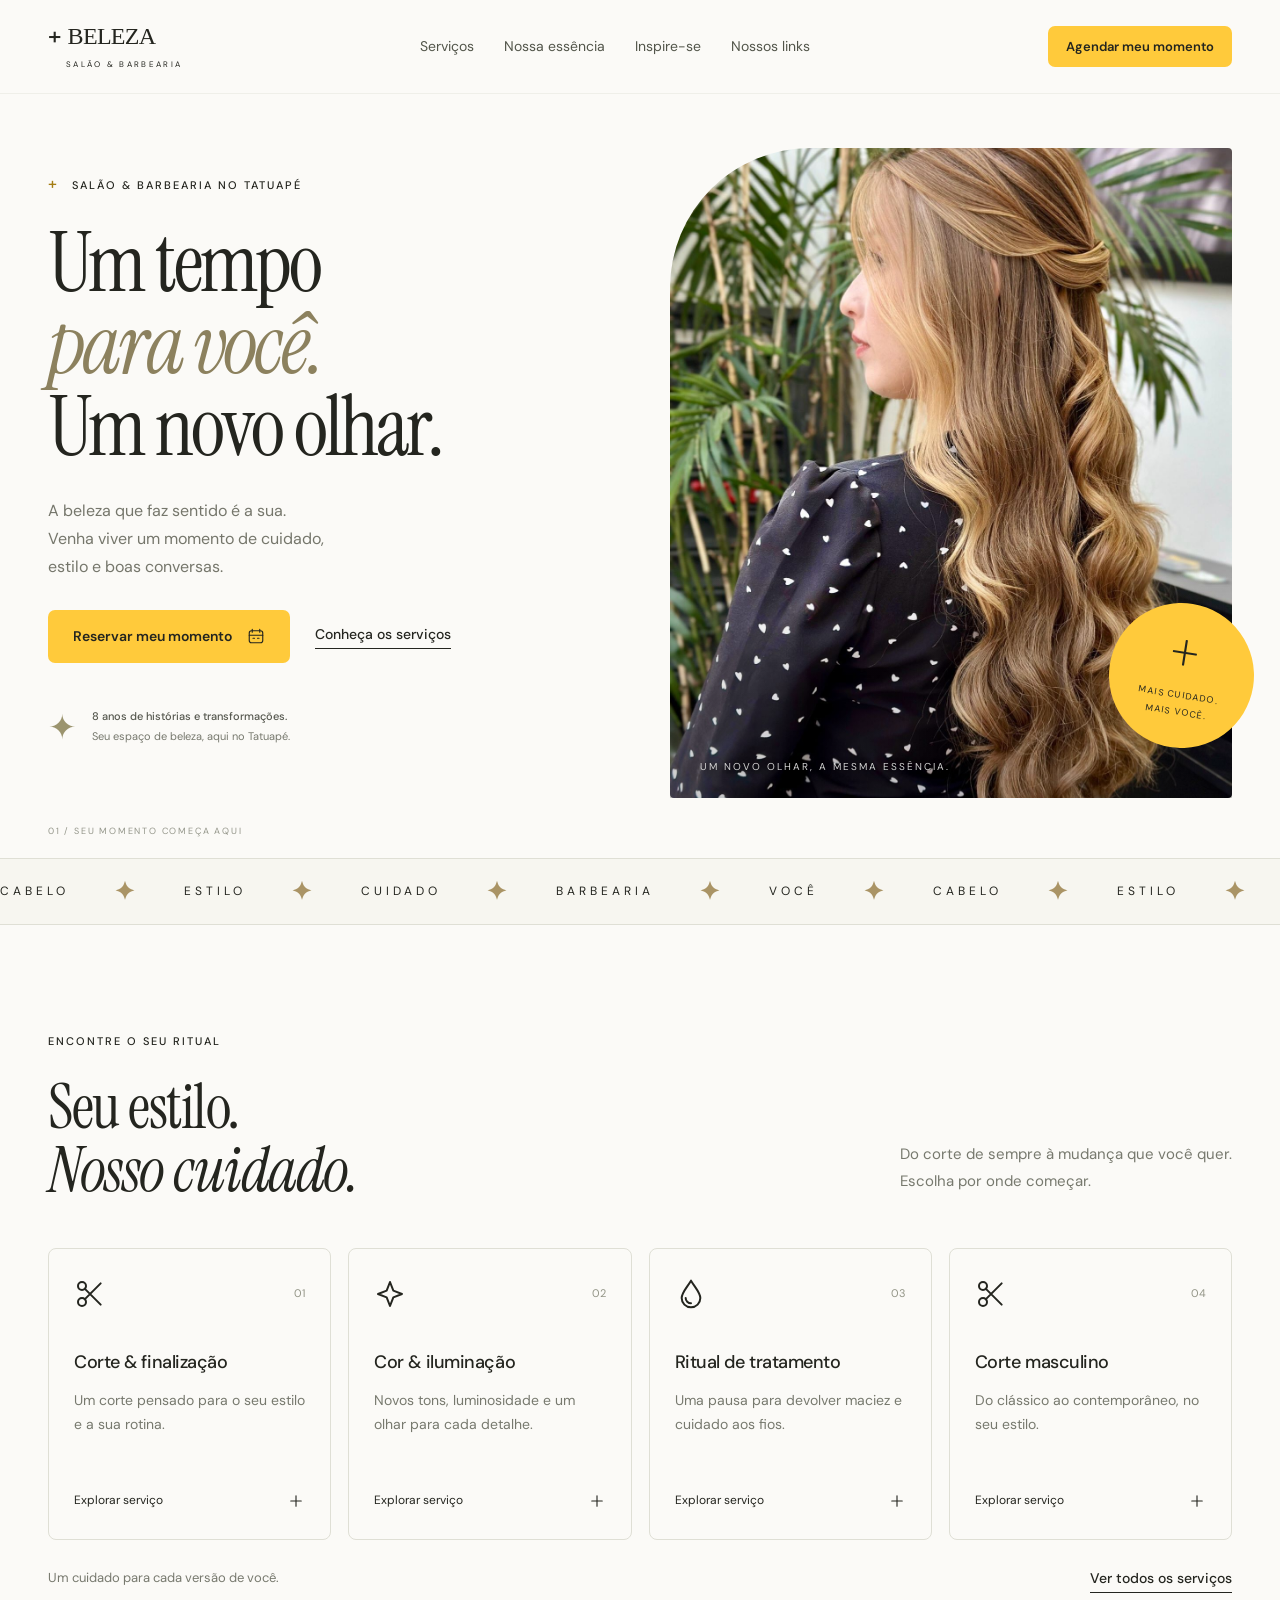
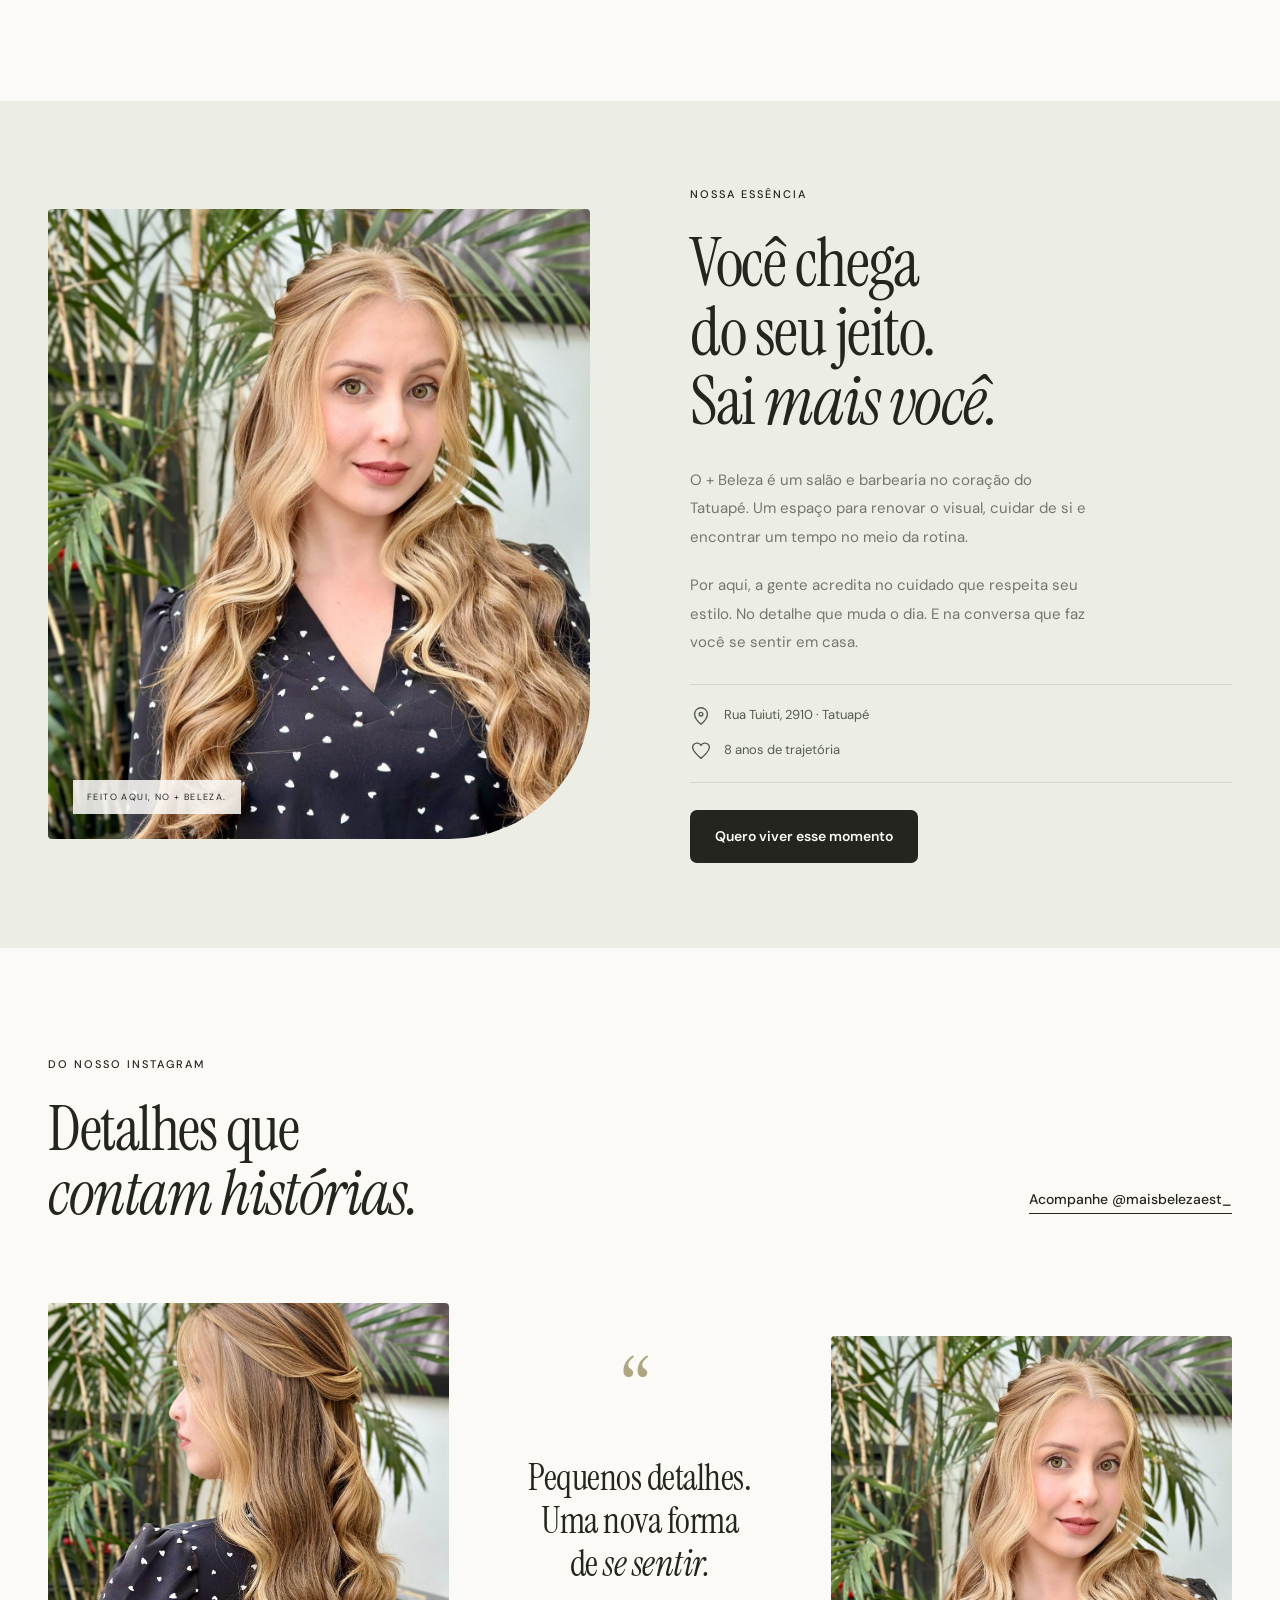
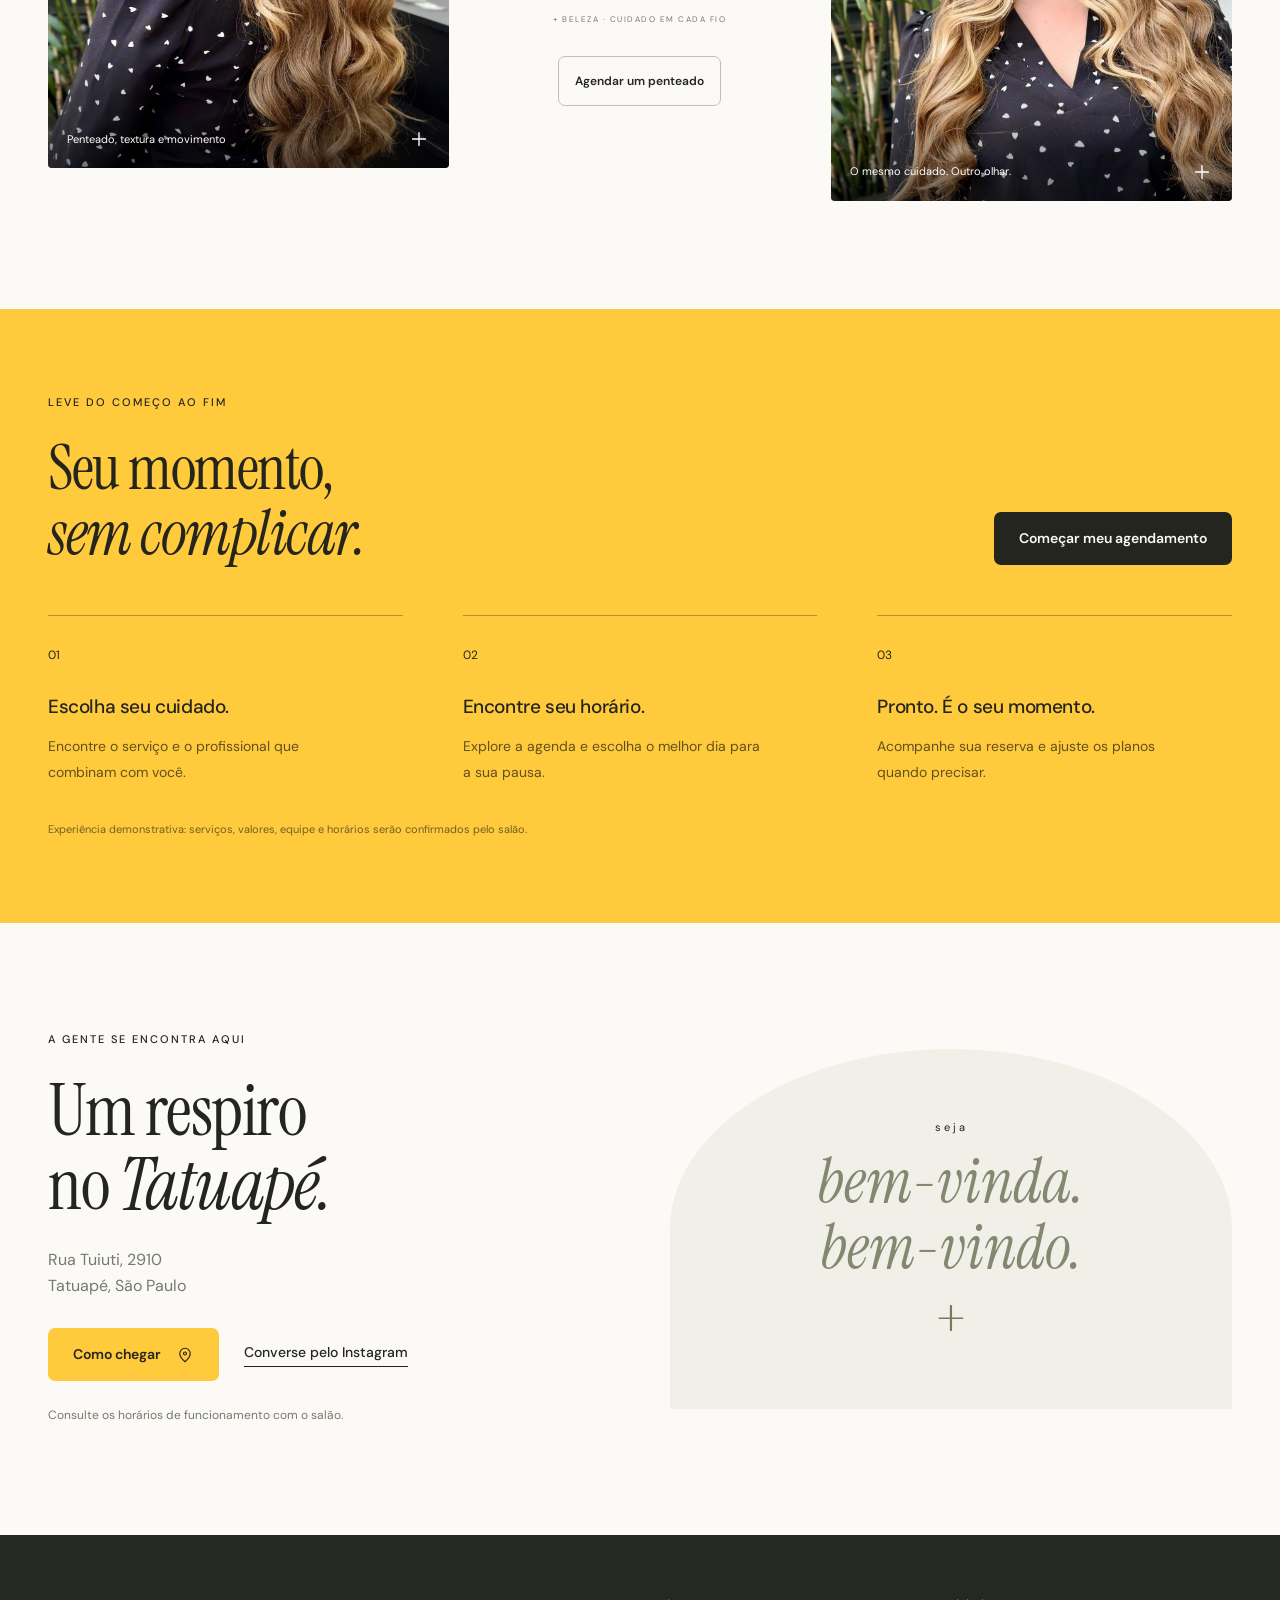
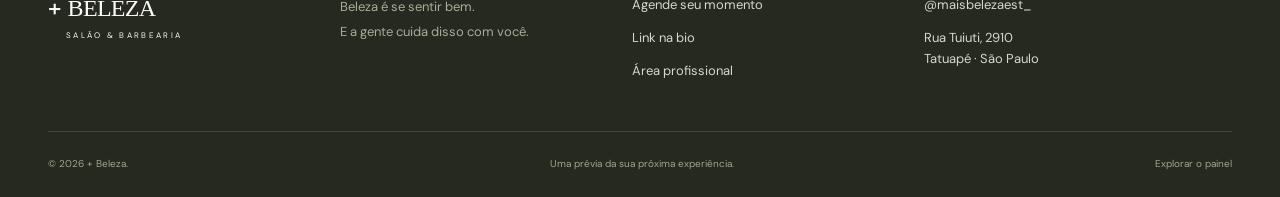
<file: index.html>
<!doctype html>
<html lang="pt-BR"><head><meta charset="UTF-8"><meta name="viewport" content="width=device-width, initial-scale=1"><meta name="theme-color" content="#fbfaf7"><meta name="description" content="+ Beleza. Salão e barbearia no Tatuapé. Conheça nosso espaço, explore os serviços e experimente a prévia de agendamento."><title>+ Beleza — Um tempo para você.</title><link rel="icon" href="assets/logo.jpg"><link rel="stylesheet" href="fonts.css"><link rel="stylesheet" href="styles.css"><script src="store.js" defer></script><script src="app.js" defer></script></head><body data-page="home"><a class="skip" href="#main">Pular para o conteúdo</a><div id="app"></div><noscript>Ative o JavaScript para explorar esta prévia interativa de + Beleza.</noscript><dialog id="modal" aria-labelledby="modal-title"></dialog><div id="toast" role="status" aria-live="polite"></div></body></html>
</file>
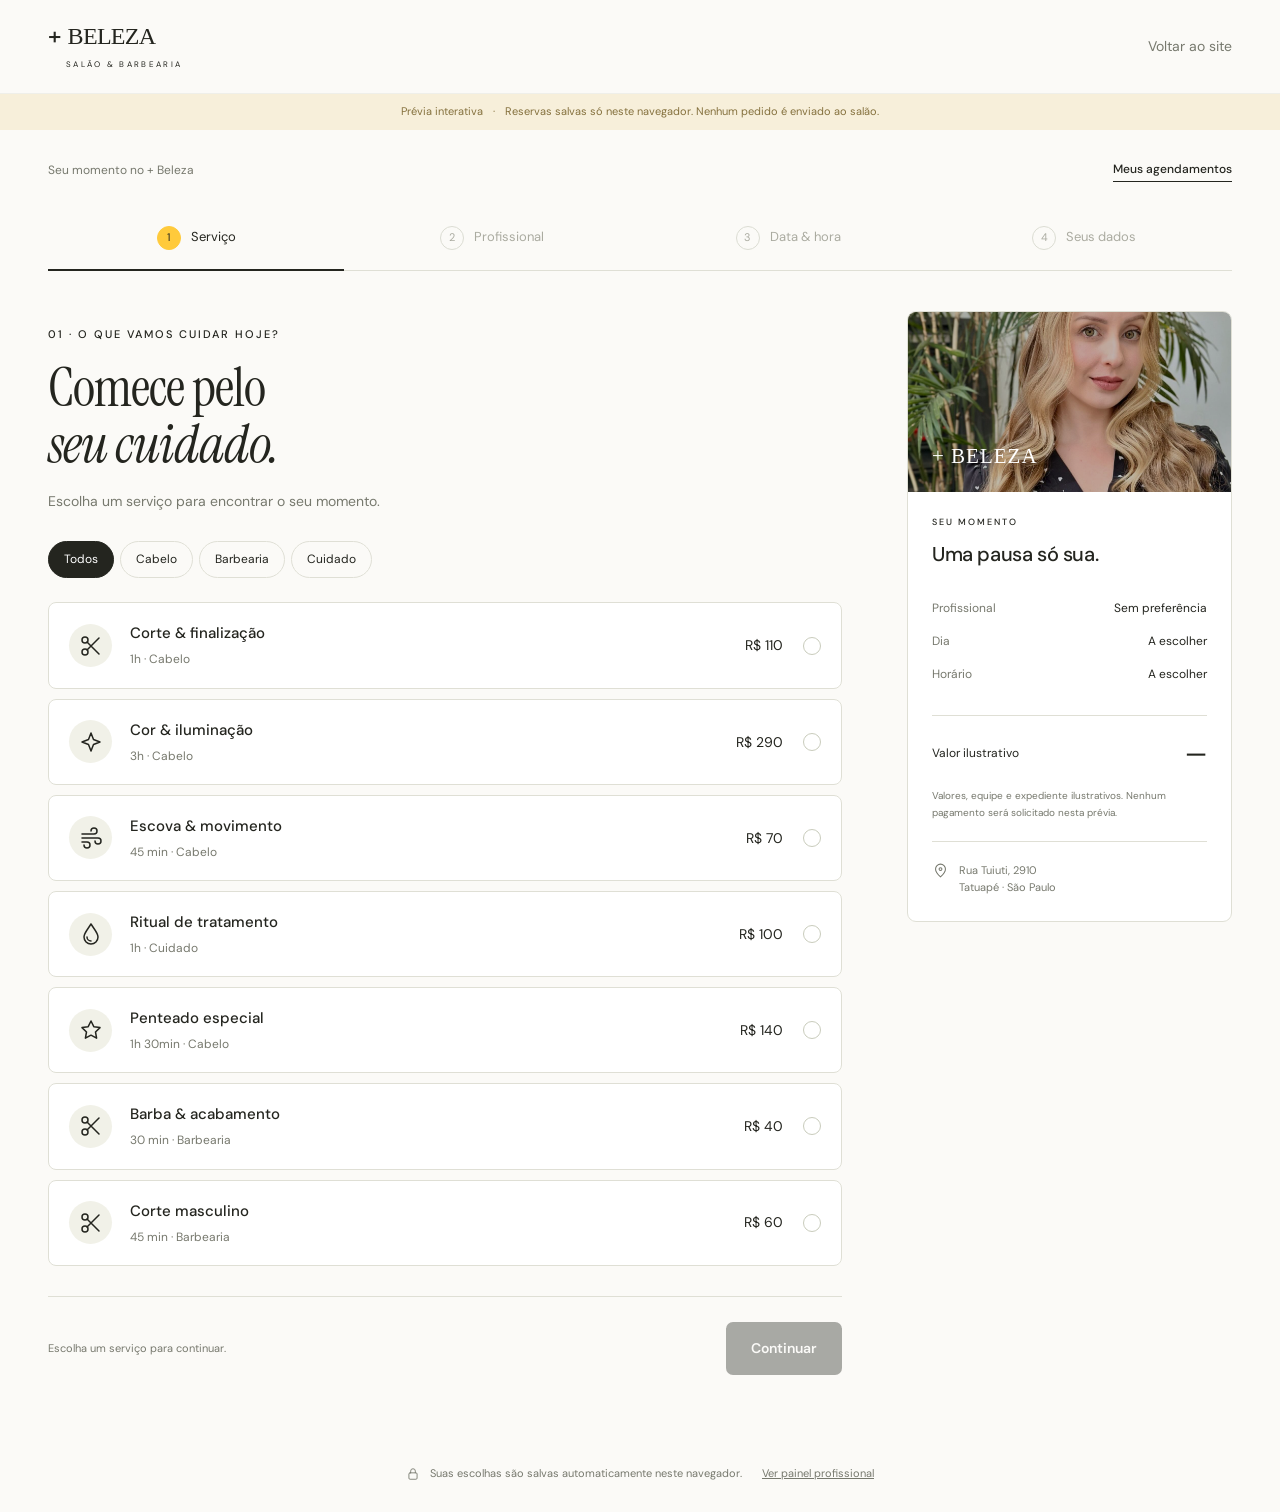
<file: agendar.html>
<!doctype html>
<html lang="pt-BR"><head><meta charset="UTF-8"><meta name="viewport" content="width=device-width, initial-scale=1"><meta name="theme-color" content="#fbfaf7"><meta name="description" content="+ Beleza. Salão e barbearia no Tatuapé. Conheça nosso espaço, explore os serviços e experimente a prévia de agendamento."><title>Agende seu momento — + Beleza</title><link rel="icon" href="assets/logo.jpg"><link rel="stylesheet" href="fonts.css"><link rel="stylesheet" href="styles.css"><script src="store.js" defer></script><script src="app.js" defer></script></head><body data-page="booking"><a class="skip" href="#main">Pular para o conteúdo</a><div id="app"></div><noscript>Ative o JavaScript para explorar esta prévia interativa de + Beleza.</noscript><dialog id="modal" aria-labelledby="modal-title"></dialog><div id="toast" role="status" aria-live="polite"></div></body></html>
</file>
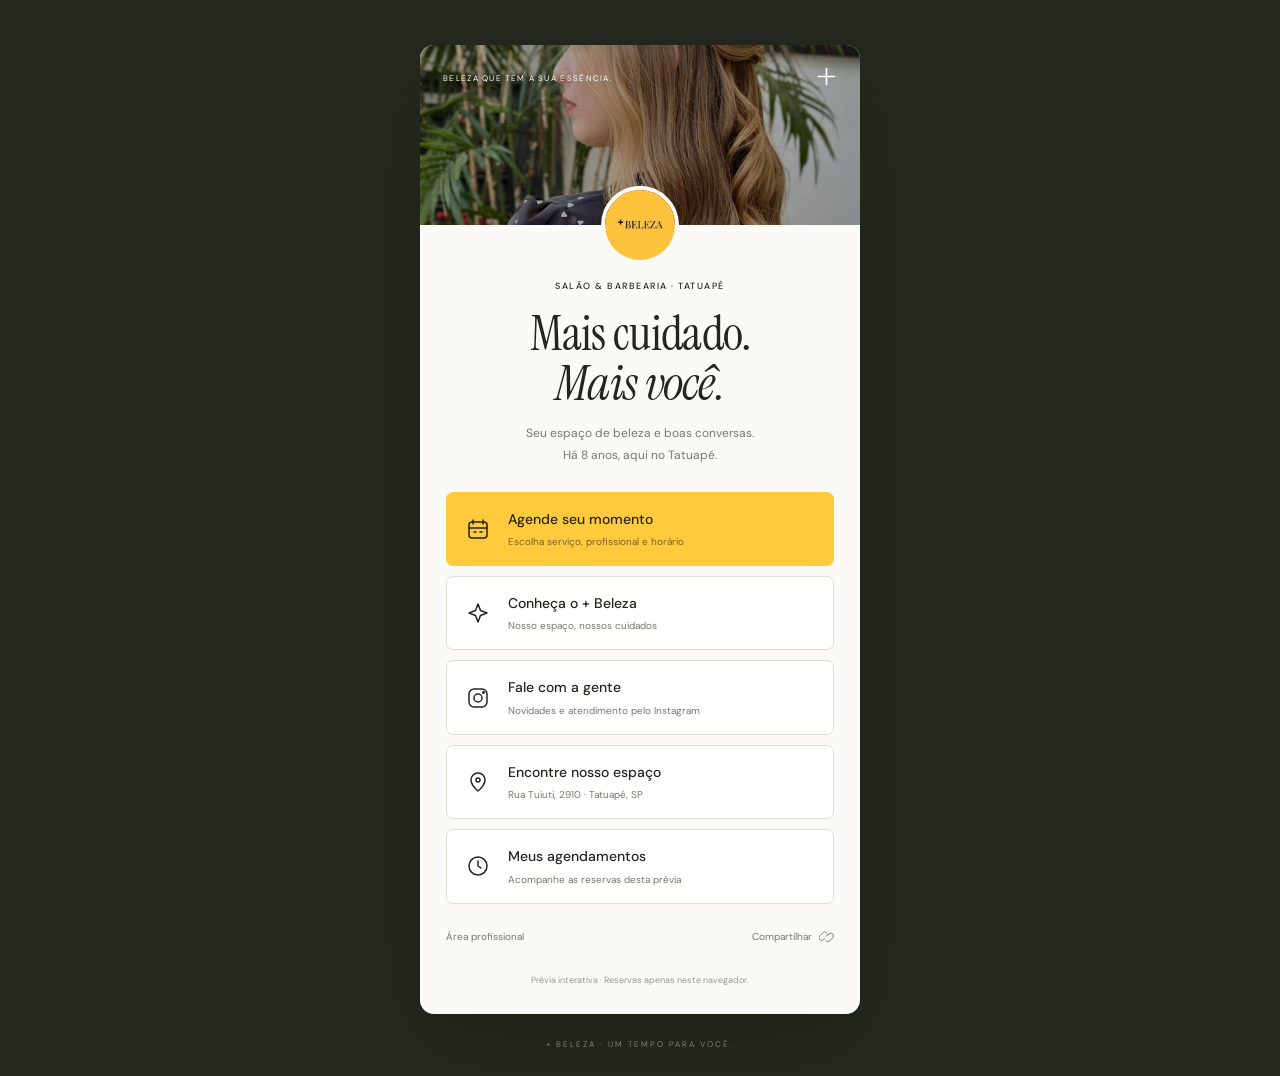
<file: bio.html>
<!doctype html>
<html lang="pt-BR"><head><meta charset="UTF-8"><meta name="viewport" content="width=device-width, initial-scale=1"><meta name="theme-color" content="#fbfaf7"><meta name="description" content="+ Beleza. Salão e barbearia no Tatuapé. Conheça nosso espaço, explore os serviços e experimente a prévia de agendamento."><title>Nossos links — + Beleza</title><link rel="icon" href="assets/logo.jpg"><link rel="stylesheet" href="fonts.css"><link rel="stylesheet" href="styles.css"><script src="store.js" defer></script><script src="app.js" defer></script></head><body data-page="bio"><a class="skip" href="#main">Pular para o conteúdo</a><div id="app"></div><noscript>Ative o JavaScript para explorar esta prévia interativa de + Beleza.</noscript><dialog id="modal" aria-labelledby="modal-title"></dialog><div id="toast" role="status" aria-live="polite"></div></body></html>
</file>
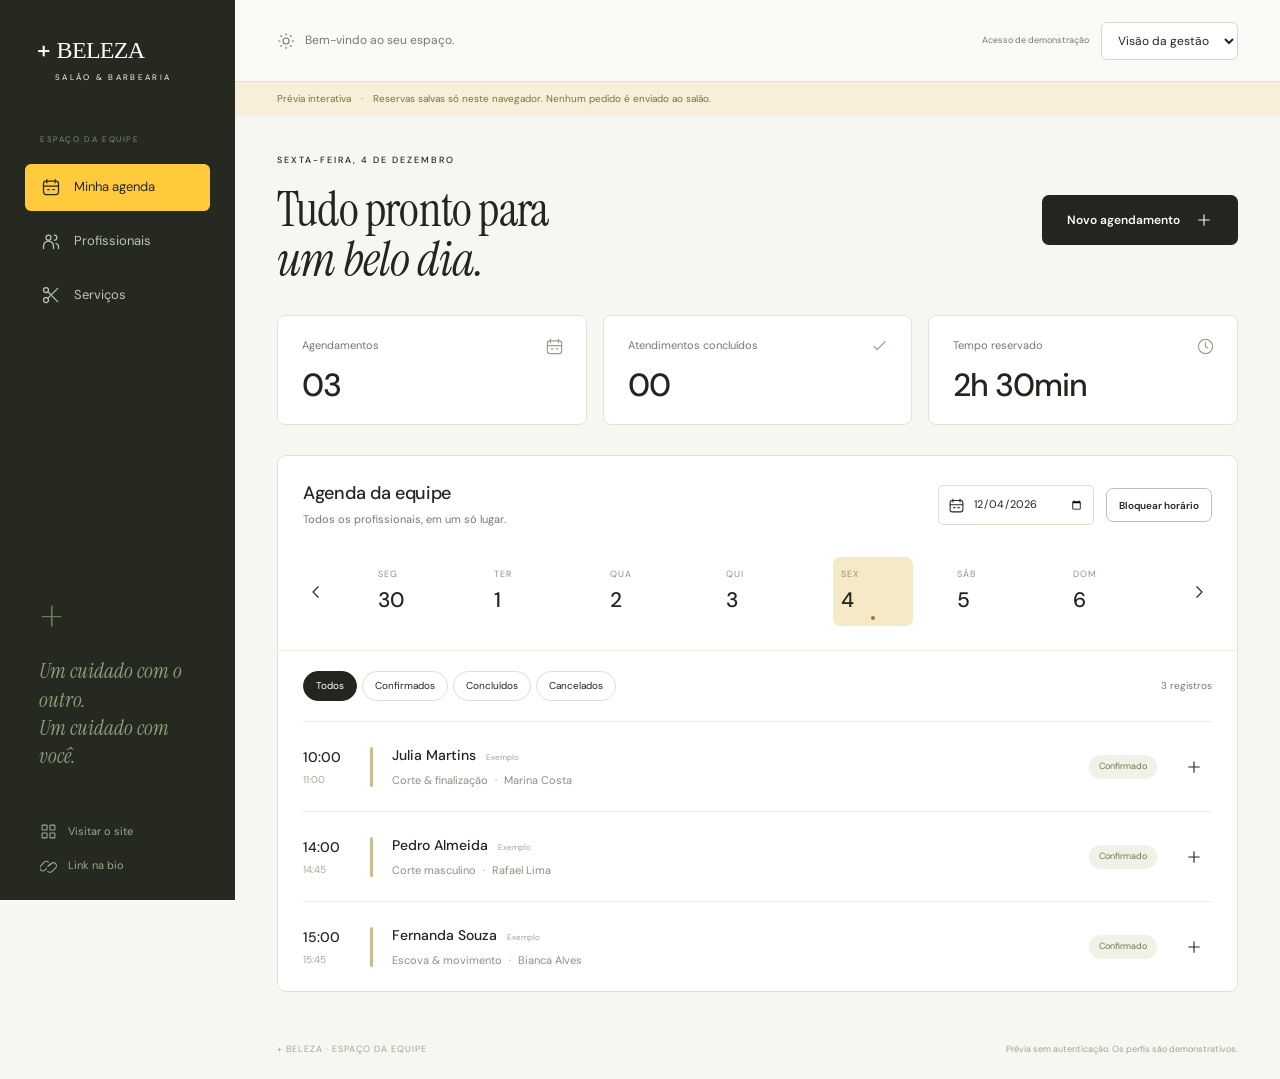
<file: painel.html>
<!doctype html>
<html lang="pt-BR"><head><meta charset="UTF-8"><meta name="viewport" content="width=device-width, initial-scale=1"><meta name="theme-color" content="#fbfaf7"><meta name="description" content="+ Beleza. Salão e barbearia no Tatuapé. Conheça nosso espaço, explore os serviços e experimente a prévia de agendamento."><title>Espaço da equipe — + Beleza</title><link rel="icon" href="assets/logo.jpg"><link rel="stylesheet" href="fonts.css"><link rel="stylesheet" href="styles.css"><script src="store.js" defer></script><script src="app.js" defer></script></head><body data-page="panel"><a class="skip" href="#main">Pular para o conteúdo</a><div id="app"></div><noscript>Ative o JavaScript para explorar esta prévia interativa de + Beleza.</noscript><dialog id="modal" aria-labelledby="modal-title"></dialog><div id="toast" role="status" aria-live="polite"></div></body></html>
</file>
<file: fonts.css>
@font-face {
  font-family: 'DM Sans';
  font-style: normal;
  font-weight: 400;
  font-display: swap;
  src: url(assets/font-0.ttf) format('truetype');
}
@font-face {
  font-family: 'DM Sans';
  font-style: normal;
  font-weight: 500;
  font-display: swap;
  src: url(assets/font-1.ttf) format('truetype');
}
@font-face {
  font-family: 'DM Sans';
  font-style: normal;
  font-weight: 600;
  font-display: swap;
  src: url(assets/font-2.ttf) format('truetype');
}
@font-face {
  font-family: 'DM Sans';
  font-style: normal;
  font-weight: 700;
  font-display: swap;
  src: url(assets/font-3.ttf) format('truetype');
}
@font-face {
  font-family: 'Instrument Serif';
  font-style: italic;
  font-weight: 400;
  font-display: swap;
  src: url(assets/font-4.ttf) format('truetype');
}
@font-face {
  font-family: 'Instrument Serif';
  font-style: normal;
  font-weight: 400;
  font-display: swap;
  src: url(assets/font-5.ttf) format('truetype');
}
</file>
<file: styles.css>
:root{--paper:#fbfaf7;--white:#fff;--ink:#24251f;--muted:#77796e;--yellow:#ffca3b;--line:#dfdfd5;--soft:#f0f0e8;--sans:'DM Sans',Arial,sans-serif;--serif:'Instrument Serif',Georgia,serif;--shadow:0 20px 80px #20221813}*{box-sizing:border-box}html{scroll-behavior:smooth;scroll-padding-top:95px}body{margin:0;background:var(--paper);color:var(--ink);font:16px/1.6 var(--sans);-webkit-font-smoothing:antialiased}a{color:inherit;text-decoration:none}button,input,select,textarea{font:inherit;color:inherit}button{cursor:pointer;border:0;background:none}button:disabled{cursor:not-allowed;opacity:.38}button,a,input,select,summary{-webkit-tap-highlight-color:transparent}img{max-width:100%;display:block}svg{flex-shrink:0}h1,h2,h3,p{margin-top:0}h1,h2{font-weight:400}h1,h2,em{font-family:var(--serif)}em{font-weight:400}h3{font-family:var(--sans)}a:focus-visible,button:focus-visible,input:focus-visible,select:focus-visible,textarea:focus-visible{outline:3px solid #976b00;outline-offset:4px}.container{width:min(1240px,calc(100% - 96px));margin:auto}.skip{position:fixed;top:-100px;left:15px;padding:15px;background:var(--yellow);z-index:200}.skip:focus{top:10px}.site-header{height:94px;background:#fbfaf7ed;border-bottom:1px solid #dfdfd566;position:sticky;top:0;z-index:40;backdrop-filter:blur(18px)}.nav{height:100%;display:flex;align-items:center;justify-content:space-between;gap:32px}.brand{font-family:Georgia,serif;font-size:24px;letter-spacing:-.7px;line-height:1.05;white-space:nowrap;display:inline-block;position:relative}.brand>b{font-family:var(--sans);font-weight:500;margin-right:2px}.brand>span{display:block;font:8px/1.5 var(--sans);letter-spacing:2.3px;margin:8px 0 0 18px}.brand-light{color:var(--paper)}.site-nav{display:flex;gap:30px;font-size:14px}.site-nav a{color:#52554a;transition:color .2s}.site-nav a:hover{color:#a47300}.button{background:var(--yellow);border:1px solid transparent;padding:15px 24px;display:inline-flex;align-items:center;justify-content:center;gap:15px;border-radius:7px;font-size:14px;font-weight:600;line-height:1.5;min-height:50px;transition:transform .25s,background .25s,box-shadow .25s;white-space:normal;text-align:center}.button:hover:not(:disabled){transform:translateY(-2px);background:#f4be29;box-shadow:0 6px 20px #c4931415}.button.small{min-height:41px;padding:10px 17px;font-size:13px}.button-dark{background:var(--ink);color:var(--paper)}.button-dark:hover:not(:disabled){background:#414538}.button-outline{background:transparent;border-color:#bfc1b5;color:var(--ink)}.button-outline:hover:not(:disabled){background:#efeee6}.button.wide{width:100%}.icon-button{width:36px;height:36px;border-radius:50%;padding:0;display:inline-flex;align-items:center;justify-content:center;flex-shrink:0;transition:background .2s}.icon-button:hover:not(:disabled){background:#e9e9df}.icon-button.prev svg{transform:rotate(180deg)}.underlined{font-size:14px;display:inline-flex;align-items:center;gap:8px;border-bottom:1px solid currentColor;padding:0 0 3px;font-weight:500;line-height:1.5}.underlined:hover{color:#947000}.subtle-link{font-size:14px;color:var(--muted);padding:0}.subtle-link:hover{color:var(--ink)}.eyebrow{font:500 11px/1.5 var(--sans);letter-spacing:2px;margin-bottom:26px;text-transform:uppercase}.tiny-plus{margin-right:8px;color:#a47d14;font-size:16px}.mobile-menu{display:none}.hero{display:grid;grid-template-columns:1fr 1fr;gap:60px;position:relative;padding-top:54px;padding-bottom:60px;align-items:center}.hero-copy{padding-bottom:20px}.hero h1{font-size:clamp(64px,6.5vw,94px);line-height:.99;letter-spacing:-2.8px;margin-bottom:28px}.hero h1 em{color:#8c815e}.hero-description{color:#75766b;font-size:16px;line-height:1.75;margin-bottom:29px}.hero-actions{display:flex;align-items:center;gap:25px}.hero-meta{display:flex;align-items:center;gap:16px;margin-top:37px}.mini-flower{font-family:Arial,sans-serif;color:#9b946e;font-size:34px}.hero-meta p{font-size:11px;color:var(--muted);line-height:1.8;margin:0}.hero-meta strong{font-weight:500;color:#55574e}.hero-visual{position:relative;height:650px;align-self:stretch;overflow:visible}.hero-photo{width:100%;height:100%;object-fit:cover;object-position:50% 40%;border-radius:140px 4px 4px 4px}.photo-caption{position:absolute;bottom:23px;left:30px;color:#fff;font-size:10px;letter-spacing:2px;text-shadow:0 1px 6px #000a}.hero-visual:after{content:'';position:absolute;inset:65% 0 0;background:linear-gradient(transparent,#0003);pointer-events:none}.hero-stamp{position:absolute;right:-22px;bottom:50px;z-index:2;background:var(--yellow);width:145px;height:145px;border-radius:50%;display:flex;flex-direction:column;align-items:center;justify-content:center;transform:rotate(9deg)}.hero-stamp>span{font-family:var(--serif);font-size:59px;line-height:.8;margin-bottom:9px}.hero-stamp>p{font-size:9px;line-height:1.8;letter-spacing:1.3px;text-align:center;margin:0}.hero-index{position:absolute;left:0;bottom:20px;color:#939589;font-size:9px;letter-spacing:1.8px}.marquee{border-block:1px solid var(--line);padding:20px 0;overflow:hidden;background:#f7f6f0}.marquee>div{display:flex;align-items:center;gap:45px;width:max-content;font-size:12px;letter-spacing:4px;animation:marquee 42s linear infinite}.marquee b{font-size:25px;line-height:1;color:#aa9465}.section{padding-block:108px}.section-heading{display:flex;justify-content:space-between;gap:40px;align-items:flex-end;margin-bottom:45px}.section-heading h2,.essence h2,.visit h2{font-size:62px;line-height:1.03;letter-spacing:-1.5px;margin:0}.section-heading>p{color:var(--muted);font-size:15px;margin:0 0 8px;line-height:1.8}.section-heading>.underlined{margin-bottom:12px}.service-grid{display:grid;grid-template-columns:repeat(4,1fr);gap:17px}.service-tile{border:1px solid var(--line);padding:29px 25px;background:transparent;border-radius:8px;transition:background .3s,transform .3s,border-color .3s!important}.service-tile:hover{background:#fff7df;border-color:#c2aa67;transform:translateY(-5px)!important}.service-tile-top{display:flex;justify-content:space-between;align-items:center;margin-bottom:38px}.service-tile-top>span{font-size:11px;color:#929486}.service-tile h3{font-size:18px;font-weight:500;letter-spacing:-.45px;margin-bottom:12px}.service-tile p{font-size:14px;color:var(--muted);line-height:1.7;min-height:72px;margin-bottom:30px}.service-tile-link{font-size:12px;display:flex;justify-content:space-between;align-items:center}.section-bottom{display:flex;justify-content:space-between;margin-top:28px;gap:25px}.section-bottom>span{font-size:13px;color:var(--muted)}.essence{background:#eceee6;padding:85px 0}.essence-grid{display:grid;grid-template-columns:1fr 1fr;gap:100px;align-items:center}.essence-image{position:relative;height:630px}.essence-image>img{width:100%;height:100%;object-fit:cover;border-radius:4px 4px 140px 4px;object-position:center 37%}.image-label{position:absolute;bottom:25px;left:25px;background:#fbfaf7dd;padding:10px 14px;font-size:9px;letter-spacing:1.4px}.essence-copy h2{font-size:67px;margin-bottom:30px}.essence-copy>p:not(.eyebrow){font-size:15px;line-height:1.9;color:#75776d;max-width:400px;margin-bottom:20px}.essence-details{border-block:1px solid #d4d8ca;padding:20px 0;margin:27px 0;display:flex;flex-direction:column;gap:13px;font-size:13px;color:#555d4d}.essence-details>span{display:flex;align-items:center;gap:12px}.inspiration-grid{display:grid;grid-template-columns:1fr .8fr 1fr;gap:30px;align-items:center}.editorial-photo{padding:0;position:relative;overflow:hidden;border-radius:4px}.editorial-photo>img{width:100%;height:465px;object-fit:cover;transition:transform .7s}.editorial-photo:hover>img{transform:scale(1.035)}.editorial-photo>span{display:flex;align-items:center;justify-content:space-between;gap:10px;position:absolute;bottom:0;left:0;right:0;color:white;font-size:11px;padding:70px 19px 18px;background:linear-gradient(transparent,#0008)}.editorial-photo.second{margin-top:65px}.inspiration-quote{text-align:center}.inspiration-quote>span{font-family:var(--serif);font-size:94px;line-height:.7;color:#afa681}.inspiration-quote>p{font-family:var(--serif);font-size:36px;line-height:1.2;margin:18px 0 28px;letter-spacing:-.5px}.inspiration-quote small{display:block;font-size:8px;letter-spacing:1.5px;margin-bottom:30px;color:var(--muted)}.inspiration-quote .button{font-size:12px;padding:12px 16px}.how-section{background:var(--yellow);padding:85px 0}.how-section h2{font-size:62px;line-height:1.04;letter-spacing:-1.5px;margin:0}.how-grid{display:grid;grid-template-columns:repeat(3,1fr);gap:60px;margin-top:50px}.how-grid article{border-top:1px solid #24251f55;padding-top:25px}.how-grid article>span{font-size:12px}.how-grid h3{font-size:19px;font-weight:500;letter-spacing:-.4px;margin:25px 0 12px}.how-grid p{font-size:14px;line-height:1.8;color:#62511f;margin:0;max-width:300px}.how-section .small-note{color:#736027;margin-top:35px;margin-bottom:0}.visit{display:grid;grid-template-columns:1fr 1fr;gap:60px;align-items:center}.visit h2{font-size:72px;margin-bottom:25px}.visit-copy>p:not(.eyebrow){color:var(--muted);font-size:16px}.visit-actions{display:flex;align-items:center;gap:25px;margin:30px 0 20px}.visit-copy>small{font-size:12px;color:var(--muted)}.visit-wordmark{min-height:360px;background:var(--soft);border-radius:100% 100% 4px 4px;padding:70px 40px 45px;position:relative;text-align:center}.visit-wordmark>span{font-size:11px;letter-spacing:3px;display:block;margin-bottom:12px}.visit-wordmark>em{display:block;font-size:62px;line-height:1.06;color:#858870}.visit-wordmark>b{display:block;font-family:var(--serif);font-size:60px;color:#7f7858;font-weight:400;margin-top:10px;line-height:1}.site-footer{background:#25291f;color:#e7e8dc;padding:60px 0 25px}.footer-top{display:grid;grid-template-columns:1fr 1fr 1fr 1.2fr;gap:35px;padding-bottom:50px}.footer-top>p{font-size:13px;color:#a6ad99;margin:0;line-height:1.9}.footer-links{font-size:13px;display:flex;flex-direction:column;gap:12px;color:#d5d8cd}.footer-links a:hover{color:var(--yellow)}.footer-bottom{border-top:1px solid #ffffff20;padding-top:24px;font-size:10px;color:#9ca68c;display:flex;justify-content:space-between;gap:20px}.preview-note{font-size:11px;padding:9px 20px;text-align:center;background:#f7efda;color:#85713e;line-height:1.6}.preview-note>span{margin:0 7px}.booking-page{padding-top:30px;padding-bottom:55px}.flow-topline{display:flex;justify-content:space-between;align-items:center;gap:20px;margin-bottom:30px}.flow-topline>a{font-size:12px}.flow-topline>button{font-size:12px}.stepper{display:flex;gap:0;width:100%;border-bottom:1px solid var(--line);margin-bottom:40px}.step{display:flex;align-items:center;justify-content:center;gap:10px;padding:14px 25px 20px;font-size:13px;color:#909184;flex:1;position:relative}.step>span{width:24px;height:24px;border:1px solid #d0d2c6;border-radius:50%;display:grid;place-items:center;font-size:11px}.step.current{color:var(--ink)}.step.current:after{content:'';position:absolute;bottom:-1px;left:0;right:0;height:2px;background:var(--ink)}.step.current>span{background:var(--yellow);border-color:var(--yellow)}.step.done>span{background:var(--ink);border-color:var(--ink);color:white}.step:disabled{opacity:.75;cursor:default}.booking-layout{display:grid;grid-template-columns:minmax(0,1fr) 325px;gap:65px;align-items:start}.booking-main{padding:15px 0}.booking-main .eyebrow{margin-bottom:18px}.flow-title{font-size:54px;line-height:1.05;letter-spacing:-1px;margin-bottom:17px}.flow-subtitle{font-size:14px;color:var(--muted);line-height:1.7;margin-bottom:27px;max-width:600px}.chips{display:flex;gap:6px;flex-wrap:wrap}.chip{border:1px solid var(--line);background:transparent;padding:8px 15px;border-radius:100px;font-size:12px;white-space:nowrap;transition:background .2s}.chip.active{background:var(--ink);border-color:var(--ink);color:white}.chip:hover:not(.active){background:#eaeadd}.service-options{display:grid;grid-template-columns:1fr;gap:10px;margin-top:24px}.service-option{display:flex;align-items:center;text-align:left;gap:18px;border:1px solid var(--line);padding:18px 20px;background:var(--white);border-radius:8px;transition:border-color .2s,background .2s}.service-option:hover{border-color:#9c9e8b}.service-option.selected{border-color:#5a5e45;background:#f5f4e9;box-shadow:0 0 0 1px #5a5e45}.service-icon{width:43px;height:43px;display:grid;place-items:center;background:#f1f1e8;border-radius:50%;flex-shrink:0}.option-info{display:flex;flex-direction:column;gap:5px;flex:1}.option-info>strong{font-size:15px;font-weight:500}.option-info>small{font-size:12px;color:var(--muted)}.option-price{display:flex;align-items:center;gap:20px;font-size:14px;white-space:nowrap}.radio-dot{width:18px;height:18px;border:1px solid #c9ccbc;border-radius:50%;position:relative;display:inline-flex;flex-shrink:0}.selected .radio-dot{border-color:var(--ink);border-width:5px}.booking-summary{border:1px solid var(--line);border-radius:9px;overflow:hidden;background:#fff;position:sticky;top:118px}.summary-image{height:180px;position:relative;overflow:hidden}.summary-image>img{width:100%;height:100%;object-fit:cover;object-position:center 43%;filter:brightness(.75)}.summary-image>span{position:absolute;left:24px;bottom:18px;font-family:Georgia,serif;font-size:21px;color:white;letter-spacing:1px}.summary-content{padding:24px}.summary-content .eyebrow{font-size:9px;margin-bottom:12px}.summary-content h3{font-size:20px;font-weight:500;line-height:1.3;margin-bottom:25px;letter-spacing:-.4px}.summary-content dl{margin:0 0 23px}.summary-content dl>div{display:flex;justify-content:space-between;gap:15px;padding:7px 0;font-size:12px}.summary-content dt{color:var(--muted)}.summary-content dd{margin:0;text-align:right}.summary-total{border-top:1px solid var(--line);padding-top:18px;display:flex;align-items:center;justify-content:space-between;gap:15px;font-size:12px}.summary-total>strong{font-size:25px;font-weight:500}.small-note{font-size:11px;line-height:1.7;color:var(--muted)}.summary-content .small-note{font-size:10px;margin:13px 0 20px}.summary-location{display:flex;gap:10px;font-size:11px;color:var(--muted);border-top:1px solid var(--line);padding-top:20px}.flow-navigation{display:flex;align-items:center;justify-content:space-between;gap:20px;border-top:1px solid var(--line);padding-top:25px;margin-top:30px}.flow-navigation>.small-note{margin:0;max-width:180px}.flow-back{display:block;margin-top:20px}.flow-footer{padding:20px 24px 30px;display:flex;justify-content:center;align-items:center;gap:10px;font-size:11px;color:var(--muted);flex-wrap:wrap;text-align:center}.flow-footer>a{margin-left:10px;text-decoration:underline}.people-options{display:grid;grid-template-columns:repeat(2,minmax(0,1fr));gap:15px;margin-bottom:20px}.person-option{display:flex;flex-direction:column;align-items:center;border:1px solid var(--line);border-radius:9px;background:#fff;padding:25px 20px;transition:border-color .2s,background .2s;position:relative}.person-option.selected{border-color:#5a5e45;background:#f5f4e9;box-shadow:0 0 0 1px #5a5e45}.avatar{width:39px;height:39px;border-radius:50%;background:var(--avatar,#d8d3bc);display:inline-flex;align-items:center;justify-content:center;font-size:14px;font-weight:500;flex-shrink:0}.avatar.large,.avatar.any{width:69px;height:69px;font-size:25px;margin-bottom:18px}.avatar.any{background:#ecebdd}.person-option>strong{font-weight:500;font-size:16px;margin-bottom:7px}.person-option>small{font-size:11px;color:var(--muted)}.person-option>.radio-dot{margin-top:20px}.date-time-grid{display:grid;grid-template-columns:1.05fr 1fr;gap:24px}.calendar{background:#fff;border:1px solid var(--line);border-radius:9px;padding:18px 15px}.calendar-header{display:flex;align-items:center;justify-content:space-between;gap:10px;margin-bottom:18px}.calendar-header>strong{font-size:13px;text-transform:capitalize;font-weight:500}.calendar-grid{display:grid;grid-template-columns:repeat(7,1fr);gap:5px}.weekday{text-align:center;font-size:10px;color:var(--muted);padding:4px 0 10px}.calendar-day{aspect-ratio:1;border-radius:50%;font-size:12px;position:relative;padding:0;display:grid;place-items:center}.calendar-day:hover:not(:disabled){background:#f3efd9}.calendar-day:disabled{opacity:.25}.calendar-day.today{box-shadow:inset 0 0 0 1px #c9cdbd}.calendar-day.selected{background:var(--ink);color:#fff;box-shadow:none}.calendar-day>i{width:3px;height:3px;border-radius:50%;position:absolute;bottom:4px;background:#999879}.calendar-day.selected>i{background:var(--yellow)}.calendar-legend{display:flex;align-items:center;justify-content:center;gap:7px;font-size:10px;margin-top:19px;color:var(--muted)}.calendar-legend>span{width:4px;height:4px;border-radius:50%;background:#999879}.times-panel{padding-top:5px}.times-panel h3{font-size:15px;font-weight:500;margin-bottom:8px;text-transform:capitalize}.times-panel>p{font-size:12px;color:var(--muted);margin-bottom:20px}.time-slots{display:grid;grid-template-columns:repeat(3,1fr);gap:7px;align-content:start;max-height:360px;overflow:auto;padding:2px}.time-slot{background:white;border:1px solid var(--line);border-radius:6px;padding:9px 5px;font-size:12px;transition:background .2s}.time-slot.selected{background:var(--yellow);border-color:#caa13f}.time-slot:hover{border-color:#7c806d}.empty{text-align:center;padding:48px 25px;color:var(--muted)}.empty>svg{margin:0 auto 20px;color:#a4a68f}.empty h3{font-weight:500;font-size:18px;color:var(--ink);margin-bottom:10px}.empty p{font-size:14px;line-height:1.7}.empty.compact{font-size:12px;padding:40px 5px}.empty.compact p{font-size:12px}.field{display:flex;flex-direction:column;gap:8px;margin-bottom:20px}.field label{font-size:13px;font-weight:500}.field label>span{color:var(--muted);font-weight:400;font-size:11px;margin-left:7px}.field input,.field select,.field textarea{width:100%;border:1px solid #d8dbce;background:#fff;border-radius:6px;padding:13px 14px;font-size:14px;min-height:48px}.field textarea{resize:vertical}.field input::placeholder,.field textarea::placeholder{color:#a2a498}.field small{font-size:10px;color:var(--muted)}.field-pair{display:grid;grid-template-columns:1fr 1fr;gap:15px}.check-label{display:flex;align-items:flex-start;gap:11px;font-size:12px;color:var(--muted);cursor:pointer;line-height:1.7}.check-label input{width:16px;height:16px;margin:3px 0 0;accent-color:var(--ink);flex-shrink:0}.form-error{font-size:13px;color:#a9422f;line-height:1.5;margin:15px 0}.form-error:empty{display:none}.check-label+.form-error+.button{margin-top:24px}.success-page{text-align:center;padding:65px 0 75px;max-width:680px}.success-icon{display:inline-flex;align-items:center;justify-content:center;background:var(--yellow);width:77px;height:77px;border-radius:50%;margin-bottom:27px;animation:pop .65s both}.success-page .eyebrow{font-size:10px;margin-bottom:20px}.success-page h1{font-size:73px;line-height:1.03;letter-spacing:-1.5px;margin-bottom:23px}.success-page>p:not(.eyebrow){font-size:14px;color:var(--muted);line-height:1.8}.confirmation-card{width:min(450px,100%);margin:34px auto;padding:28px 30px 20px;border:1px solid var(--line);border-radius:9px;background:#fff;text-align:left;box-shadow:0 12px 35px #24251f06}.confirmation-brand{font-size:10px;letter-spacing:1.5px;font-family:Georgia,serif}.confirmation-card h2{font:500 22px var(--sans);margin:18px 0 25px}.confirmation-data{display:flex;flex-direction:column;gap:15px;font-size:13px}.confirmation-data>span{display:flex;align-items:center;gap:12px}.confirmation-data b{font-weight:400;color:var(--muted)}.confirmation-card>p{display:flex;align-items:center;gap:10px;border-top:1px solid var(--line);padding-top:20px;margin:25px 0 0;font-size:11px;color:var(--muted)}.success-actions{display:flex;gap:12px;justify-content:center}.success-actions .button{font-size:12px}.success-links{display:flex;justify-content:center;gap:22px;flex-wrap:wrap;margin-top:26px;font-size:11px;color:var(--muted)}.success-links a:hover{text-decoration:underline}.bio-page{min-height:100dvh;background:#25291f;padding:45px 24px 25px}.bio-shell{max-width:440px;background:var(--paper);border-radius:14px;margin:auto;overflow:hidden;box-shadow:0 25px 90px #0003}.bio-cover{position:relative;height:180px;overflow:hidden}.bio-cover>img{height:100%;width:100%;object-fit:cover;object-position:50% 30%;filter:brightness(.65)}.bio-cover>span{position:absolute;top:27px;left:23px;color:#fff;font-size:8px;letter-spacing:1.3px}.bio-cover>a{position:absolute;right:20px;top:18px;color:white}.bio-content{position:relative;padding:55px 26px 24px;text-align:center}.bio-logo{position:absolute;left:50%;transform:translateX(-50%);top:-39px;width:78px;height:78px;border-radius:50%;border:4px solid var(--paper)}.bio-content>.eyebrow{font-size:9px;letter-spacing:1.5px;margin-bottom:14px}.bio-content h1{font-size:49px;line-height:1.03;margin-bottom:15px;letter-spacing:-.7px}.bio-content>p:not(.eyebrow){color:var(--muted);font-size:12px;line-height:1.8;margin-bottom:25px}.bio-links{display:flex;flex-direction:column;gap:10px}.bio-link{display:flex;align-items:center;gap:18px;padding:15px 19px;border:1px solid #dedfd3;border-radius:7px;text-align:left;background:#fff;transition:background .25s,transform .25s}.bio-link:hover{transform:translateY(-2px);background:#f4f1e6}.bio-link.primary{background:var(--yellow);border-color:var(--yellow)}.bio-link>span{display:flex;flex-direction:column;gap:4px}.bio-link strong{font-size:14px;font-weight:500}.bio-link small{font-size:10px;color:var(--muted)}.bio-link.primary small{color:#7c6326}.bio-bottom{display:flex;justify-content:space-between;font-size:10px;color:var(--muted);padding:25px 0 20px;gap:20px}.bio-bottom button{font-size:10px;display:flex;align-items:center;gap:7px;padding:0}.bio-disclaimer{font-size:9px;color:#98998d}.bio-signature{color:#8b937c;text-align:center;font-size:8px;letter-spacing:2px;margin:24px 0 0}.dashboard{display:flex;min-height:100dvh;background:#f7f7f2}.sidebar{width:235px;background:#25291f;position:fixed;inset:0 auto 0 0;padding:37px 25px 25px;color:#c6cdbc;display:flex;flex-direction:column;z-index:30}.sidebar>.brand{padding-left:12px;margin-bottom:50px;align-self:flex-start}.sidebar-label{font-size:8px;letter-spacing:1.6px;color:#7d8970;padding-left:15px;margin-bottom:18px}.sidebar nav{display:flex;flex-direction:column;gap:7px}.sidebar nav>button{display:flex;align-items:center;gap:13px;padding:13px 16px;text-align:left;border-radius:6px;font-size:13px;color:#bdc6b2}.sidebar nav>button.active{background:#ffca3b;color:#25291f}.sidebar nav>button:hover:not(.active){background:#ffffff08}.sidebar-bottom{margin-top:auto;display:flex;flex-direction:column;gap:17px}.sidebar-bottom>a{font-size:11px;color:#9ba98c;display:flex;gap:11px;align-items:center;padding-left:15px}.sidebar-note{padding:22px 14px 35px}.sidebar-note>span{font-family:var(--serif);font-size:48px;line-height:1;color:#6b785a}.sidebar-note>p{font:italic 21px/1.35 var(--serif);color:#8f9c7e;margin:14px 0 0}.dashboard-main{margin-left:235px;min-width:0;flex:1}.dashboard-top{height:82px;border-bottom:1px solid var(--line);background:var(--paper);padding:0 42px;display:flex;align-items:center;justify-content:space-between;gap:30px}.dashboard-top>span{font-size:12px;color:var(--muted);display:flex;gap:10px;align-items:center}.role-selector{display:flex;gap:12px;align-items:center}.role-selector>span{font-size:9px;color:var(--muted)}.role-selector>select{border:1px solid #d5d8ca;background:#fff;padding:9px 12px;border-radius:6px;font-size:12px;max-width:200px}.dashboard .preview-note{text-align:left;padding-left:42px;font-size:10px}.dashboard-content{padding:38px 42px 50px;max-width:1450px;margin:auto}.dashboard-heading{display:flex;justify-content:space-between;align-items:center;gap:25px;margin-bottom:30px}.dashboard-heading .eyebrow{font-size:9px;margin-bottom:17px}.dashboard-heading h1{font-size:48px;line-height:1.05;margin:0;letter-spacing:-.8px}.dashboard-heading .button{font-size:12px}.stats-grid{display:grid;grid-template-columns:repeat(3,1fr);gap:16px;margin-bottom:30px}.stats-grid>article{background:#fff;border:1px solid #e1e3d9;border-radius:8px;padding:21px 24px;position:relative}.stats-grid article>span{font-size:11px;color:var(--muted);display:block;padding-right:25px;margin-bottom:13px}.stats-grid article>strong{font-size:32px;font-weight:500;letter-spacing:-1px;line-height:1.1}.stats-grid article>svg{position:absolute;right:22px;top:21px;color:#9b9f8b;width:19px;height:19px}.agenda-card{border:1px solid #e0e2d6;border-radius:9px;background:#fff;overflow:hidden}.agenda-heading{display:flex;justify-content:space-between;align-items:center;gap:20px;padding:25px 25px 20px}.agenda-heading h2{font:500 18px var(--sans);margin-bottom:6px;letter-spacing:-.3px}.agenda-heading p{font-size:11px;color:var(--muted);margin:0}.agenda-controls{display:flex;gap:12px;align-items:center}.date-control{display:flex;align-items:center;gap:8px;border:1px solid #dce0d2;border-radius:5px;padding:9px}.date-control input{background:none;border:0;font-size:11px;width:111px;padding:0}.agenda-controls .button{font-size:10px;min-height:34px;padding:8px 12px}.week-strip{display:flex;align-items:center;justify-content:space-between;gap:10px;padding:8px 20px 24px;border-bottom:1px solid #edeed6}.week-day{position:relative;flex:1;max-width:80px;border-radius:7px;display:flex;flex-direction:column;gap:9px;padding:10px 8px 15px}.week-day.active{background:#f5eac5}.week-day>span{text-transform:uppercase;letter-spacing:1px;font-size:9px;color:#8e947f}.week-day>strong{font-size:21px;font-weight:500;line-height:1}.week-day>i{position:absolute;bottom:6px;left:calc(50% - 2px);background:#9d7b21;width:4px;height:4px;border-radius:50%}.agenda-filter{display:flex;align-items:center;justify-content:space-between;gap:15px;padding:20px 25px}.agenda-filter>.chips{gap:5px}.agenda-filter .chip{font-size:10px;padding:6px 12px}.agenda-filter>span{font-size:10px;color:var(--muted);white-space:nowrap}.appointment{display:flex;align-items:center;gap:19px;margin:0 25px;border-top:1px solid #eeefe8;padding:22px 0}.appointment-time{width:48px;display:flex;flex-direction:column;gap:4px;flex-shrink:0}.appointment-time>strong{font-size:14px;font-weight:500}.appointment-time>small{font-size:10px;color:#a4a995}.appointment-marker{height:40px;width:3px;background:#c9bd8e;border-radius:5px;flex-shrink:0}.appointment-marker.blocked{background:#b9bcae}.appointment-details{flex:1;min-width:0}.appointment-details h3{font-size:14px;font-weight:500;margin:0 0 5px;overflow-wrap:anywhere}.appointment-details p{font-size:11px;color:#8b907f;margin:0;overflow-wrap:anywhere}.appointment-details p>span{margin:0 4px}.appointment-details>small{display:block;font-size:10px;color:var(--muted);overflow-wrap:anywhere;margin-top:5px}.demo-label{font-size:8px;font-weight:400;color:#a0a48f;margin-left:6px}.status{font-size:9px;padding:5px 10px;background:#f0f2e7;color:#6c7949;border-radius:100px;display:inline-block;white-space:nowrap;line-height:1.5}.status.completed{color:#758391;background:#eaf0f3}.status.cancelled{color:#ad8070;background:#f8eeea}.appointment.cancelled .appointment-details{opacity:.65}.dashboard-footer{display:flex;justify-content:space-between;gap:20px;padding:0 42px 22px;font-size:9px;color:#a0a593}.dashboard-footer>span:first-child{letter-spacing:1px}.team-note{margin-top:5px;margin-bottom:30px}.team-grid{display:grid;grid-template-columns:repeat(3,1fr);gap:20px}.team-card{background:#fff;border:1px solid var(--line);border-radius:9px;padding:25px;text-align:center;display:flex;flex-direction:column;align-items:center}.team-card h2{font:500 19px var(--sans);margin-bottom:8px;overflow-wrap:anywhere;max-width:100%}.team-card p{font-size:12px;color:var(--muted);margin-bottom:20px}.team-tags{display:flex;gap:6px;flex-wrap:wrap;justify-content:center;margin-bottom:20px}.team-tags>span{background:var(--soft);border-radius:4px;padding:4px 8px;font-size:9px}.team-hours{font-size:11px;color:#737965;line-height:1.8;margin-top:auto;padding-top:8px}.team-hours>svg{vertical-align:middle;margin-right:5px}.team-hours>small{font-size:10px;color:#9fa68e}.team-card>.underlined{font-size:12px;margin-top:20px}.admin-services{border:1px solid var(--line);border-radius:9px;background:white;padding:0 25px}.admin-service{display:flex;gap:25px;align-items:center;border-bottom:1px solid #eaece2;padding:23px 0}.admin-service:last-child{border:0}.admin-service>svg{color:#8b9176}.admin-service>div{flex:1}.admin-service h2{font:500 16px var(--sans);margin-bottom:7px}.admin-service p{font-size:11px;color:var(--muted);margin:0}.admin-service>strong{font-size:15px;font-weight:500}.admin-service .button{font-size:11px}.service-checks{border:1px solid var(--line);border-radius:6px;margin:0 0 25px;padding:15px 18px;display:flex;flex-direction:column;gap:10px}.service-checks legend{font-size:13px;padding:0 6px}.service-checks .check-label{font-size:12px}.danger{color:#aa5141}dialog{border:0;padding:38px;border-radius:12px;width:min(540px,calc(100% - 32px));max-height:calc(100dvh - 40px);color:var(--ink);background:var(--paper);box-shadow:0 25px 100px #0003}dialog[open]{animation:dialog-in .25s ease-out}dialog::backdrop{background:#20241980;backdrop-filter:blur(6px)}.modal-close{position:absolute;top:16px;right:16px;background:#eeefe5}.modal-close:hover{background:#e1e3d5}dialog>h2{font-size:39px;line-height:1.1;padding-right:25px;margin-bottom:20px;letter-spacing:-.5px}.modal-intro{font-size:13px;color:var(--muted);line-height:1.8;margin-bottom:26px}.modal-actions{display:flex;flex-wrap:wrap;gap:12px;align-items:center;margin-top:25px}.modal-actions .button{font-size:12px}.modal-actions>.danger{width:100%;margin-top:10px;text-align:left}.modal-service{font-size:20px;font-weight:500;margin:23px 0}.detail-list{font-size:13px}.detail-list>div{display:flex;justify-content:space-between;gap:20px;padding:10px 0;border-bottom:1px solid var(--line)}.detail-list dt{color:var(--muted)}.detail-list dd{margin:0;text-align:right}.booking-notes{font-size:12px;padding:15px;background:#eceee2;border-radius:6px;white-space:pre-wrap;overflow-wrap:anywhere}.my-booking{border:1px solid var(--line);background:#fff;border-radius:7px;padding:23px;margin-bottom:15px}.my-booking h3{font-size:17px;font-weight:500;margin:15px 0 9px}.my-booking p{font-size:12px;color:var(--muted);line-height:1.9}.my-booking>div{display:flex;align-items:center;gap:22px}.my-booking .underlined,.my-booking .subtle-link{font-size:12px}.gallery-modal{width:min(730px,calc(100% - 32px));padding:25px}.gallery-modal>h2{font-size:28px;margin:10px 0 20px;padding-right:30px}.gallery-image{max-height:65dvh;width:100%;object-fit:contain;background:#e8e9e1;border-radius:6px}.gallery-controls{display:flex;align-items:center;justify-content:space-between;gap:20px;margin-top:20px}.gallery-controls a{font-size:11px}#toast{position:fixed;left:50%;bottom:25px;transform:translate(-50%,20px);z-index:150;background:var(--ink);color:white;padding:13px 22px;border:1px solid #636b55;border-radius:8px;box-shadow:0 10px 35px #0002;opacity:0;pointer-events:none;transition:opacity .2s,transform .2s;font-size:12px;max-width:calc(100% - 32px);text-align:center}#toast.visible{opacity:1;transform:translate(-50%,0)}.enter{animation:enter .65s both}.hero-visual.enter{animation-delay:.12s}.motion .reveal{transition:opacity .75s,transform .75s}.motion .reveal:not(.visible){opacity:0;transform:translateY(24px)}@keyframes enter{from{opacity:0;transform:translateY(15px)}to{opacity:1;transform:none}}@keyframes pop{from{opacity:0;transform:scale(.7)}to{opacity:1;transform:scale(1)}}@keyframes marquee{to{transform:translateX(-50%)}}@keyframes dialog-in{from{opacity:0;transform:translateY(15px) scale(.98)}to{opacity:1;transform:none}}
@media(min-width:1600px){.hero{padding-top:65px;padding-bottom:80px}.hero-visual{height:720px}}
@media(max-width:1150px){.container{width:calc(100% - 64px)}.nav{gap:22px}.site-nav{gap:20px;font-size:12px}.nav>.button{font-size:12px;padding-inline:17px}.hero{gap:40px}.hero h1{font-size:74px}.hero-visual{height:630px}.hero-actions{flex-direction:column;align-items:flex-start;gap:18px}.hero-stamp{width:125px;height:125px;right:-15px}.service-tile{padding:25px 20px}.service-tile h3{font-size:16px}.essence-grid{gap:60px}.essence-copy h2{font-size:58px}.essence-image{height:585px}.inspiration-grid{gap:20px}.inspiration-quote>p{font-size:31px}.editorial-photo>img{height:420px}.visit-actions{flex-direction:column;align-items:flex-start;gap:20px}.footer-top{gap:25px}.booking-layout{gap:35px;grid-template-columns:minmax(0,1fr) 290px}.flow-title{font-size:48px}.date-time-grid{grid-template-columns:1fr}.calendar{max-width:380px}.times-panel{padding-top:0}.time-slots{grid-template-columns:repeat(5,1fr);max-height:none}.sidebar{width:200px;padding:35px 17px 25px}.sidebar>.brand{font-size:21px;padding-left:10px}.sidebar nav>button{font-size:12px;padding:13px}.dashboard-main{margin-left:200px}.dashboard-top{padding-inline:28px}.dashboard-content{padding:30px 28px 45px}.dashboard .preview-note{padding-left:28px}.dashboard-footer{padding-inline:28px}.dashboard-heading h1{font-size:43px}.agenda-heading{align-items:flex-start}.agenda-controls{flex-direction:column;align-items:flex-end;gap:8px}.agenda-filter{gap:12px}.appointment{gap:13px}.appointment-details p{font-size:10px}.team-grid{grid-template-columns:repeat(2,1fr)}.stats-grid article{padding:19px}.stats-grid article>svg{right:17px;width:16px;height:16px}.stats-grid article>span{font-size:10px}.stats-grid article>strong{font-size:29px}}
@media(max-width:850px){.site-nav{gap:15px}.nav{gap:15px}.brand{font-size:21px}.brand>span{font-size:7px;letter-spacing:1.8px}.hero{gap:30px}.hero h1{font-size:63px;letter-spacing:-1.5px}.hero .eyebrow{font-size:9px;letter-spacing:1px}.hero-description{font-size:14px}.hero-visual{height:580px}.hero-meta p{font-size:10px}.hero-stamp{height:110px;width:110px;bottom:40px}.hero-stamp>span{font-size:48px}.hero-stamp>p{font-size:8px}.service-grid{grid-template-columns:repeat(2,1fr)}.service-tile p{min-height:48px}.service-tile-top{margin-bottom:25px}.section-heading h2,.how-section h2{font-size:53px}.section-heading>p{font-size:13px}.essence-grid{gap:35px}.essence-image{height:560px}.essence-copy h2{font-size:51px}.essence-copy>p:not(.eyebrow){font-size:13px}.essence-details{font-size:11px}.inspiration-grid{grid-template-columns:1fr 1fr}.inspiration-quote{grid-column:1/-1;grid-row:2;padding:20px 0 0}.inspiration-quote>p{font-size:39px}.inspiration-quote p>br{display:none}.editorial-photo.second{margin-top:40px}.how-grid{gap:30px}.how-grid h3{font-size:16px}.how-grid p{font-size:13px}.footer-top{grid-template-columns:repeat(2,1fr);gap:35px}.visit h2{font-size:59px}.visit-wordmark>em{font-size:49px}.booking-layout{gap:25px;grid-template-columns:minmax(0,1fr) 260px}.summary-content{padding:20px}.flow-title{font-size:44px}.service-option{gap:12px;padding:16px 13px}.option-info>strong{font-size:13px}.option-price{font-size:12px;gap:12px}.service-icon{width:35px;height:35px}.service-icon>svg{width:20px}.step{padding:14px 12px 20px;font-size:11px;gap:7px}.people-options{grid-template-columns:1fr}.time-slots{grid-template-columns:repeat(3,1fr)}.flow-navigation{gap:15px}.flow-navigation>.small-note{font-size:10px;max-width:110px}.flow-navigation>.button{font-size:12px;padding:13px 17px}.sidebar{width:170px;padding-inline:12px}.sidebar>.brand{font-size:20px;padding-left:5px}.sidebar>.brand>span{font-size:6px}.sidebar nav>button{font-size:11px;gap:9px;padding:12px 11px}.sidebar-label{font-size:7px;padding-left:10px}.sidebar-bottom>a{font-size:10px;padding-left:10px}.sidebar-note{padding-inline:10px}.sidebar-note>p{font-size:18px}.dashboard-main{margin-left:170px}.dashboard-top{padding:15px 20px;height:auto;min-height:80px}.dashboard-top>span{font-size:10px;max-width:130px}.role-selector{flex-direction:column;gap:3px;align-items:flex-end}.role-selector>span{font-size:8px}.role-selector>select{font-size:11px;max-width:170px}.dashboard .preview-note{font-size:9px;padding-left:20px}.dashboard-content{padding:28px 20px 35px}.dashboard-heading h1{font-size:38px}.dashboard-heading>.button{font-size:11px;min-height:42px;padding:10px 13px}.dashboard-heading .eyebrow{font-size:8px}.stats-grid{gap:9px}.stats-grid article{padding:16px 13px}.stats-grid article>span{font-size:9px;padding-right:0;min-height:26px}.stats-grid article>svg{display:none}.stats-grid article>strong{font-size:24px}.agenda-heading{padding:20px 18px}.agenda-heading h2{font-size:16px}.agenda-heading p{font-size:10px}.week-strip{padding-inline:12px;gap:4px}.week-day{padding:10px 4px 15px}.week-day>strong{font-size:18px}.week-day>span{font-size:8px}.week-strip>.icon-button{width:25px}.agenda-filter{padding:17px;flex-wrap:wrap}.agenda-filter .chip{font-size:9px;padding:5px 9px}.appointment{gap:10px;margin-inline:18px;flex-wrap:wrap;position:relative}.appointment-details{width:calc(100% - 100px);flex:auto}.appointment>.status{margin-left:62px;margin-top:-2px}.appointment>.icon-button{position:absolute;right:0;bottom:15px}.appointment-details h3{font-size:12px}.appointment-details p{font-size:10px;max-width:calc(100% - 15px)}.appointment-time{width:39px}.appointment-time>strong{font-size:12px}.team-grid{gap:12px}.team-card{padding:20px 14px}.team-card h2{font-size:16px}.team-card p{font-size:11px}.admin-service{gap:15px}.admin-service>svg{display:none}.admin-service h2{font-size:14px}.admin-service>strong{font-size:13px}.admin-service .button{padding:8px 12px;font-size:10px}.dashboard-footer{padding-inline:20px;font-size:8px;flex-wrap:wrap;gap:5px}}
@media(max-width:650px){.container{width:calc(100% - 40px)}.site-header{height:76px}.nav{gap:14px}.brand{font-size:23px}.brand>span{font-size:6px;letter-spacing:2px;margin-top:6px}.nav>.button{margin-left:auto;font-size:10px;min-height:38px;padding:9px 11px}.mobile-menu{display:inline-flex;width:30px}.site-nav{display:none;position:absolute;top:76px;left:0;right:0;background:var(--paper);border-bottom:1px solid var(--line);padding:25px;flex-direction:column;gap:20px}.site-nav.open{display:flex;animation:enter .2s}.site-nav a{font-size:16px}.hero{grid-template-columns:1fr;padding-top:35px;padding-bottom:50px;gap:25px}.hero-copy{padding:0}.hero .eyebrow{font-size:9px;letter-spacing:1.6px;margin-bottom:25px}.hero h1{font-size:71px;letter-spacing:-1.8px;line-height:.96;margin-bottom:23px}.hero-description{font-size:14px;margin-bottom:22px;line-height:1.7}.hero-description>br:last-child{display:none}.hero-actions{flex-direction:row;align-items:center;gap:18px}.hero-actions>.button{font-size:11px;padding:12px 15px;gap:10px;min-height:47px}.hero-actions>.underlined{font-size:11px;max-width:105px}.hero-meta{margin-top:25px;gap:12px}.hero-meta p{font-size:10px;line-height:1.6}.mini-flower{font-size:30px}.hero-visual{height:470px;margin-top:8px;margin-right:10px}.hero-photo{border-radius:95px 3px 3px 3px;object-position:50% 42%}.hero-stamp{right:-13px;bottom:34px;width:110px;height:110px}.photo-caption{font-size:8px;left:20px;bottom:19px;letter-spacing:1.4px}.hero-index{font-size:7px;bottom:19px;letter-spacing:1.5px}.marquee{padding:16px 0}.marquee>div{font-size:9px;gap:30px;letter-spacing:3px}.marquee b{font-size:21px}.section{padding-block:68px}.section-heading{display:block;margin-bottom:32px}.section-heading h2,.how-section h2{font-size:48px;letter-spacing:-1px}.section-heading .eyebrow,.essence .eyebrow{font-size:9px;margin-bottom:18px}.section-heading>p{margin-top:20px;font-size:13px}.section-heading>.underlined{margin:22px 0 0;font-size:12px}.service-grid{gap:12px}.service-tile{padding:21px 17px}.service-tile-top{margin-bottom:27px}.service-tile-top>svg{width:26px;height:26px}.service-tile h3{font-size:15px;line-height:1.5;margin-bottom:10px;min-height:45px}.service-tile p{font-size:12px;line-height:1.7;min-height:83px;margin-bottom:24px}.service-tile-link{font-size:10px;gap:8px}.service-tile-link>svg{width:15px;height:15px}.section-bottom{flex-direction:column;gap:16px;margin-top:25px;align-items:flex-start}.section-bottom>span{font-size:11px}.section-bottom>a{font-size:12px}.essence{padding:55px 0}.essence-grid{grid-template-columns:1fr;gap:40px}.essence-image{height:480px;margin-right:25px}.essence-image>img{border-radius:4px 4px 110px 4px}.image-label{font-size:8px;left:18px;padding:9px 12px}.essence-copy h2{font-size:57px;margin-bottom:25px}.essence-copy>p:not(.eyebrow){font-size:14px;max-width:none}.essence-details{font-size:12px;gap:15px}.essence-copy>.button{font-size:12px}.inspiration-grid{gap:12px}.editorial-photo>img{height:290px}.editorial-photo>span{font-size:8px;padding:45px 12px 12px;gap:5px}.editorial-photo>span>svg{width:15px;height:15px}.editorial-photo.second{margin-top:35px}.inspiration-quote{padding-top:25px}.inspiration-quote>p{font-size:37px}.inspiration-quote p>br{display:block}.inspiration-quote>span{font-size:80px}.how-section{padding:60px 0}.how-section .section-heading>.button{margin-top:28px;font-size:12px}.how-grid{grid-template-columns:1fr;gap:28px;margin-top:38px}.how-grid article{padding:23px 0 0 45px;position:relative}.how-grid article>span{position:absolute;left:0;top:28px;font-size:11px}.how-grid h3{margin:0 0 10px;font-size:17px}.how-grid p{font-size:13px;max-width:none}.how-section .small-note{font-size:10px}.visit{grid-template-columns:1fr;gap:45px}.visit h2{font-size:62px}.visit-copy>p:not(.eyebrow){font-size:14px}.visit-actions{flex-direction:row;gap:20px;align-items:center}.visit-actions>.button{font-size:12px;padding:13px 17px;gap:10px}.visit-actions>.underlined{font-size:11px;max-width:130px}.visit-copy>small{font-size:10px}.visit-wordmark{min-height:300px;padding-top:60px;margin-inline:15px}.visit-wordmark>em{font-size:53px}.site-footer{padding-top:45px}.footer-top{gap:35px 25px;padding-bottom:35px}.footer-top .brand{font-size:22px}.footer-top>p{font-size:11px}.footer-links{font-size:11px;gap:12px}.footer-bottom{flex-wrap:wrap;font-size:9px;gap:15px}.footer-bottom>span:nth-child(2){display:none}.preview-note{font-size:9px;padding:9px 20px}.booking-page{padding-top:22px;padding-bottom:25px}.flow-topline{margin-bottom:18px}.flow-topline>a,.flow-topline>button{font-size:10px}.stepper{margin-bottom:25px}.step{flex-direction:column;gap:8px;padding:12px 3px 16px;font-size:9px}.step>span{width:24px;height:24px;font-size:10px}.booking-layout{display:flex;flex-direction:column;gap:25px}.booking-main{width:100%;padding-top:3px}.flow-title{font-size:47px;line-height:1.04}.booking-main .eyebrow{font-size:9px;letter-spacing:1.5px}.flow-subtitle{font-size:13px;margin-bottom:22px}.chips{gap:6px}.chip{font-size:11px;padding:7px 13px}.service-options{gap:10px;margin-top:22px}.service-option{padding:16px 14px;gap:12px}.service-icon{width:38px;height:38px}.option-info>strong{font-size:14px}.option-info>small{font-size:10px}.option-price{font-size:12px;gap:13px}.radio-dot{width:16px;height:16px}.selected .radio-dot{border-width:4px}.flow-navigation{padding-top:24px;margin-top:27px}.flow-navigation>.small-note{max-width:170px;font-size:10px}.flow-navigation>.button{font-size:12px}.booking-summary{width:100%;position:static;border-radius:8px}.summary-image{display:none}.summary-content{padding:23px}.summary-content>.eyebrow{font-size:8px;margin-bottom:8px}.summary-content h3{font-size:18px;margin-bottom:18px}.summary-content dl{display:grid;grid-template-columns:1fr 1fr;gap:0 20px;margin-bottom:15px}.summary-content dl>div{font-size:11px;flex-direction:column;gap:4px}.summary-content dd{text-align:left}.summary-total{padding-top:15px}.summary-total>strong{font-size:23px}.summary-content .small-note{font-size:10px;margin-bottom:0}.summary-location{display:none}.flow-footer{font-size:9px;line-height:1.8;padding:20px 22px}.flow-footer>a{margin-left:0}.people-options{grid-template-columns:1fr 1fr;gap:12px}.person-option{padding:22px 12px}.person-option>strong{font-size:14px}.person-option>small{font-size:9px;min-height:28px}.person-option .avatar{width:60px;height:60px;font-size:21px}.date-time-grid{grid-template-columns:1fr;gap:23px}.calendar{max-width:none;padding:19px 20px}.calendar-header>strong{font-size:14px}.calendar-grid{gap:7px}.calendar-day{font-size:13px}.weekday{font-size:11px}.calendar-day>i{bottom:5px}.calendar-legend{font-size:11px}.times-panel h3{font-size:15px}.time-slots{grid-template-columns:repeat(4,1fr);gap:8px}.time-slot{font-size:12px;padding:11px 6px}.field input,.field select,.field textarea{font-size:16px}.field label{font-size:12px}.field small{font-size:10px}.check-label{font-size:11px}.success-page{padding:42px 0}.success-page h1{font-size:57px}.success-page .eyebrow{font-size:8px;letter-spacing:1.3px}.success-page>p:not(.eyebrow){font-size:12px}.success-page>p>br{display:none}.success-icon{width:64px;height:64px}.confirmation-card{padding:25px 22px;margin-block:27px}.confirmation-card h2{font-size:20px}.confirmation-data{font-size:12px}.confirmation-card>p{font-size:10px}.success-actions{flex-direction:column;gap:10px}.success-links{font-size:10px;gap:15px 20px}.bio-page{padding:20px 15px}.bio-content{padding-inline:22px}.bio-cover{height:165px}.bio-shell{max-width:420px}.bio-content h1{font-size:49px}.dashboard{display:block}.sidebar{position:sticky;top:0;width:100%;height:auto;inset:auto;display:flex;flex-direction:row;flex-wrap:wrap;align-items:center;padding:18px 20px 0;gap:18px 25px;box-shadow:0 3px 15px #0001}.sidebar>.brand{font-size:21px;margin:0;padding:0;align-self:auto}.sidebar>.brand>span{font-size:6px;letter-spacing:1.8px}.sidebar-label{margin:0 0 0 auto;padding:0;font-size:8px}.sidebar nav{flex-direction:row;width:100%;gap:7px;padding-bottom:13px}.sidebar nav>button{font-size:11px;padding:10px 14px;gap:9px;white-space:nowrap}.sidebar nav>button>svg{width:17px;height:17px}.sidebar-bottom{display:none}.dashboard-main{margin:0}.dashboard-top{padding:17px 20px;min-height:77px}.dashboard-top>span{font-size:10px;max-width:140px;line-height:1.6}.role-selector>span{font-size:8px}.role-selector>select{font-size:11px;max-width:180px;padding:8px 10px}.dashboard .preview-note{font-size:8px;line-height:1.7;padding:8px 20px}.dashboard-content{padding:28px 20px 35px}.dashboard-heading{align-items:flex-end;gap:15px;margin-bottom:25px}.dashboard-heading .eyebrow{font-size:8px;letter-spacing:1.2px;margin-bottom:16px}.dashboard-heading h1{font-size:39px}.dashboard-heading>.button{font-size:10px;padding:10px 12px;gap:7px;min-height:40px;max-width:145px}.dashboard-heading>.button>svg{width:15px;height:15px}.stats-grid{gap:9px;margin-bottom:23px}.stats-grid article{padding:16px 13px}.stats-grid article>span{font-size:9px;line-height:1.6;min-height:29px;margin-bottom:8px}.stats-grid article>strong{font-size:26px}.agenda-heading{padding:20px 16px;gap:10px}.agenda-heading h2{font-size:16px}.agenda-heading p{font-size:10px;max-width:145px}.agenda-controls{gap:8px}.agenda-controls .button{font-size:9px}.date-control{padding:7px}.date-control>svg{display:none}.date-control input{font-size:10px;width:105px}.week-strip{padding:5px 10px 20px;gap:2px}.week-day{padding:9px 3px 15px;gap:7px;max-width:43px}.week-day>strong{font-size:18px}.week-day>span{font-size:8px}.week-strip>.icon-button{width:21px;height:30px}.agenda-filter{padding:15px 16px;gap:12px}.agenda-filter .chips{gap:4px;flex-wrap:nowrap;max-width:100%;overflow-x:auto;padding-bottom:3px}.agenda-filter .chip{font-size:9px;padding:6px 10px}.agenda-filter>span{font-size:9px}.appointment{margin-inline:16px;padding:20px 0;gap:11px}.appointment-details h3{font-size:13px}.appointment-details p{font-size:10px}.appointment-time{width:38px}.appointment-time>strong{font-size:12px}.appointment-time>small{font-size:9px}.appointment-marker{width:2px}.appointment>.status{margin-left:62px;font-size:8px}.appointment>.icon-button{bottom:15px;width:29px;height:29px}.appointment-details>small{font-size:9px}.demo-label{font-size:7px}.dashboard-footer{font-size:8px;padding-inline:20px;flex-direction:column;gap:8px}.team-note{font-size:10px}.team-grid{grid-template-columns:1fr 1fr;gap:12px}.team-card{padding:22px 15px}.team-card .avatar{width:60px;height:60px;font-size:21px}.team-card h2{font-size:16px;line-height:1.3}.team-card p{font-size:10px;min-height:30px;margin-bottom:14px}.team-tags{gap:5px;margin-bottom:15px}.team-tags>span{font-size:8px;padding:3px 6px}.team-hours{font-size:9px}.team-hours>small{font-size:8px}.team-hours>svg{width:13px;height:13px}.team-card>.underlined{font-size:11px}.admin-services{padding-inline:17px}.admin-service{gap:12px;padding-block:20px;flex-wrap:wrap}.admin-service h2{font-size:14px;line-height:1.3}.admin-service p{font-size:10px}.admin-service>strong{font-size:12px;white-space:nowrap}.admin-service .button{font-size:10px;min-height:32px;padding:7px 10px}.admin-service>div{min-width:45%;width:45%}dialog{padding:30px 25px 25px;max-height:calc(100dvh - 24px);width:calc(100% - 24px)}dialog>h2{font-size:34px;margin-bottom:18px}.modal-intro{font-size:12px}.modal-close{top:12px;right:12px}.detail-list{font-size:12px}.detail-list>div{gap:15px}.modal-service{font-size:18px}.modal-actions .button{font-size:11px;padding:12px 16px;min-height:43px}.my-booking{padding:20px}.my-booking h3{font-size:16px}.my-booking p{font-size:11px}.my-booking .underlined,.my-booking .subtle-link{font-size:11px}.field-pair{gap:12px}.service-checks{padding:15px}.gallery-modal{padding:20px}.gallery-modal>h2{font-size:27px}.gallery-controls{flex-wrap:wrap;gap:17px}.gallery-controls a{font-size:10px}#toast{font-size:11px;bottom:18px;width:max-content;max-width:calc(100% - 32px);padding:12px 18px}}
@media(max-width:370px){.container{width:calc(100% - 32px)}.nav{gap:10px}.nav>.button{font-size:9px;padding-inline:9px}.brand{font-size:21px}.hero h1{font-size:63px}.hero .eyebrow{font-size:8px;letter-spacing:1px}.hero-actions{gap:13px}.hero-actions>.button{font-size:10px;padding-inline:12px}.hero-visual{height:425px}.service-tile{padding:20px 14px}.service-tile h3{font-size:14px}.service-tile p{font-size:11px}.option-info>strong{font-size:12px}.option-price{font-size:11px;gap:10px}.service-icon{width:31px;height:31px}.service-option{gap:10px;padding:15px 12px}.calendar{padding:15px}.calendar-grid{gap:5px}.flow-title{font-size:43px}.step{font-size:8px}.sidebar nav>button{font-size:10px;padding:10px 12px}.dashboard-content{padding-inline:16px}.dashboard-heading h1{font-size:34px}.dashboard-heading>.button{font-size:9px;max-width:120px}.stats-grid{gap:6px}.stats-grid article{padding:14px 11px}.stats-grid article>span{font-size:8px}.stats-grid article>strong{font-size:24px}.agenda-heading{padding-inline:13px}.agenda-heading h2{font-size:15px}.agenda-heading p{font-size:9px;max-width:125px}.agenda-filter{padding-inline:12px}.agenda-filter .chip{font-size:8px;padding:6px 8px}.appointment{margin-inline:13px}.bio-content{padding-inline:19px}.bio-link{gap:13px;padding:15px}.bio-link strong{font-size:13px}.bio-link small{font-size:9px}.bio-content h1{font-size:45px}}
@media(prefers-reduced-motion:reduce){html{scroll-behavior:auto}*,*:before,*:after{animation:none!important;transition:none!important}.motion .reveal:not(.visible){opacity:1;transform:none}}

@media(max-width:650px){.sidebar nav{overflow-x:auto;min-width:0;scrollbar-width:none}.sidebar nav::-webkit-scrollbar{display:none}}
</file>
